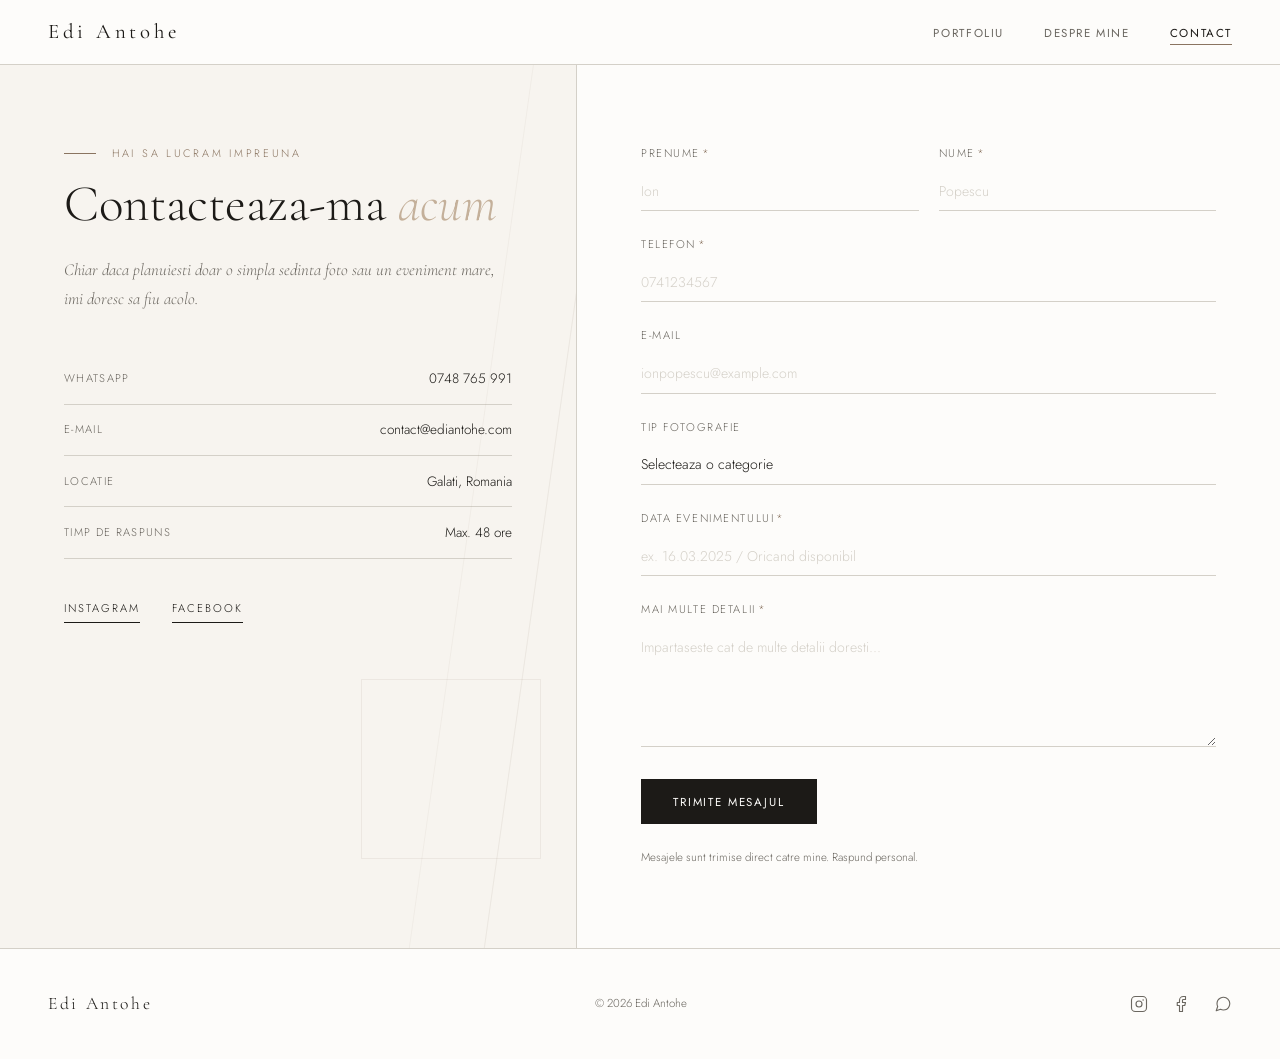
<file: contact/index.html>
<!DOCTYPE html>
<html lang="ro">
<head>
<meta charset="UTF-8">
<link rel="icon" type="image/png" href="https://res.cloudinary.com/doia7pbfh/image/upload/v1780296559/IMG_20260531_223624_895-modified_feyrho.png">
<meta name="description" content="Contacteaza-ma pentru fotografie si videografie in Galati.">
<meta property="og:title" content="Contact - Edi Antohe">
<meta property="og:description" content="Tanar fotograf din Galati, gata de a-ti pastra povestea in imagini!">
<meta property="og:image" content="https://res.cloudinary.com/doia7pbfh/image/upload/v1780296559/IMG_20260531_223624_895-modified_feyrho.png">
<meta property="og:url" content="https://ediantohe.com/contact/">
<meta property="og:type" content="website">
<meta name="viewport" content="width=device-width,initial-scale=1">
<title>Contact - Edi Antohe</title>
<style>
@import url('https://fonts.googleapis.com/css2?family=Cormorant+Garamond:ital,wght@0,300;0,400;0,500;1,300;1,400&family=Jost:wght@300;400;500&display=swap');
*,*::before,*::after{box-sizing:border-box;margin:0;padding:0}
:root{
  --bg:#fdfcfa;--surface:#f7f4ef;--warm:#fdfcfa;--cream:#f7f4ef;
  --dark:#1c1a17;--mid:#6b6760;--line:#d4d0c8;--accent:#8a7460;--accent-l:#c4b09a;
  --serif:'Cormorant Garamond',Georgia,'Times New Roman',serif;
  --sans:'Jost','Helvetica Neue',Arial,sans-serif;
  --nav:64px;--ease:.4s cubic-bezier(.25,.46,.45,.94)
}
html{scroll-behavior:smooth}
body{background:var(--bg);color:var(--dark);font-family:var(--sans);font-weight:300;line-height:1.7;overflow-x:hidden}

/* NAV */
.nav{position:fixed;top:0;left:0;right:0;height:var(--nav);display:flex;align-items:center;justify-content:space-between;padding:0 3rem;z-index:100;background:rgba(253,252,250,.96);backdrop-filter:blur(12px);-webkit-backdrop-filter:blur(12px);box-shadow:0 1px 0 var(--line)}
.nav-logo{font-family:var(--serif);font-size:1.3rem;font-weight:400;letter-spacing:.18em;color:var(--dark);text-decoration:none;transition:opacity var(--ease)}
.nav-logo:hover{opacity:.6}
.nav-links{display:flex;list-style:none;gap:2.5rem;align-items:center}
.nav-links a{font-family:var(--sans);font-size:.72rem;font-weight:400;letter-spacing:.14em;text-transform:uppercase;color:var(--mid);text-decoration:none;position:relative;transition:color var(--ease)}
.nav-links a::after{content:'';position:absolute;bottom:-4px;left:0;right:0;height:1px;background:var(--accent);transform:scaleX(0);transition:transform var(--ease);transform-origin:left}
.nav-links a:hover,.nav-links a.active{color:var(--dark)}
.nav-links a.active::after,.nav-links a:hover::after{transform:scaleX(1)}
.nav-menu-btn{display:none;flex-direction:column;gap:6px;background:none;border:none;cursor:pointer;padding:4px}
.nav-menu-btn span{display:block;width:24px;height:1px;background:var(--dark)}

/* MOBILE MENU */
.mm{position:fixed;inset:0;background:var(--warm);z-index:200;display:flex;flex-direction:column;align-items:center;justify-content:center;transform:translateY(-100%);transition:transform .5s cubic-bezier(.76,0,.24,1)}
.mm.open{transform:translateY(0)}
.mm ul{list-style:none;text-align:center}
.mm ul li{margin:1.5rem 0}
.mm ul li a{font-family:var(--serif);font-size:2.2rem;font-weight:300;color:var(--dark);text-decoration:none;transition:opacity var(--ease)}
.mm ul li a:hover{opacity:.5}
.mm-x{position:absolute;top:1.5rem;right:2rem;font-size:1.2rem;background:none;border:none;cursor:pointer;color:var(--mid)}

/* CONTACT LAYOUT */
.contact-wrap{min-height:100vh;display:flex;align-items:stretch;padding-top:var(--nav)}
.contact-left{flex:0 0 45%;background:var(--cream);padding:5rem 4rem;display:flex;flex-direction:column;justify-content:flex-start;position:relative;overflow:hidden}
/* decorative lines like imobiliare hero */
.contact-left::before{content:'';position:absolute;top:-20%;right:5%;width:1px;height:140%;background:var(--accent);opacity:.1;transform:rotate(8deg)}
.contact-left::after{content:'';position:absolute;top:-20%;right:18%;width:1px;height:140%;background:var(--accent);opacity:.06;transform:rotate(8deg)}
.contact-sq{position:absolute;bottom:10%;right:6%;width:180px;height:180px;border:1px solid rgba(138,116,96,.1);pointer-events:none}
.contact-right{flex:1;background:var(--warm);padding:5rem 4rem;display:flex;flex-direction:column;justify-content:center;border-left:1px solid var(--line)}

/* LEFT CONTENT */
.eyebrow{font-family:var(--sans);font-size:.68rem;letter-spacing:.25em;text-transform:uppercase;color:var(--accent);margin-bottom:1rem;display:flex;align-items:center;gap:1rem}
.eyebrow::before{content:'';display:block;width:32px;height:1px;background:var(--accent)}
.big-title{font-family:var(--serif);font-size:clamp(2.5rem,4vw,4rem);font-weight:300;line-height:1.05;margin-bottom:1.5rem;color:var(--dark)}
.big-title em{font-style:italic;color:var(--accent-l)}
.contact-intro{font-family:var(--serif);font-size:1.05rem;font-style:italic;color:var(--mid);margin-bottom:2.5rem;line-height:1.7}
.info-block{margin-bottom:2.5rem}
.info-row{display:flex;justify-content:space-between;align-items:center;padding:.85rem 0;border-bottom:1px solid var(--line);font-size:.85rem}
.info-label{color:var(--mid);font-size:.7rem;letter-spacing:.12em;text-transform:uppercase}
.info-val{color:var(--dark);text-decoration:none;transition:color var(--ease)}
a.info-val:hover{color:var(--accent)}
.socials{display:flex;gap:2rem}
.socials a{font-family:var(--sans);font-size:.7rem;letter-spacing:.18em;text-transform:uppercase;color:var(--dark);text-decoration:none;padding-bottom:4px;border-bottom:1px solid var(--dark);transition:opacity var(--ease),letter-spacing var(--ease)}
.socials a:hover{opacity:.5;letter-spacing:.24em}

/* FORM */
.form{display:flex;flex-direction:column;gap:1.5rem}
.form-row{display:grid;grid-template-columns:1fr 1fr;gap:1.25rem}
.fg{display:flex;flex-direction:column;gap:.5rem}
.fg label{font-size:.7rem;letter-spacing:.14em;text-transform:uppercase;color:var(--mid)}
.fg input,.fg select,.fg textarea{font-family:var(--sans);font-size:.88rem;font-weight:300;color:var(--dark);background:transparent;border:none;border-bottom:1px solid var(--line);padding:.6rem 0;outline:none;transition:border-color var(--ease);-webkit-appearance:none;width:100%}
.fg input::placeholder,.fg textarea::placeholder{color:var(--line)}
.fg input:focus,.fg select:focus,.fg textarea:focus{border-bottom-color:var(--accent)}
.fg select option{background:var(--warm);color:var(--dark)}
.fg textarea{resize:vertical;min-height:100px}
.req{color:var(--accent);margin-left:2px}
.form-note{font-size:.72rem;color:var(--mid)}
.cta-primary{display:inline-block;font-family:var(--sans);font-size:.72rem;letter-spacing:.16em;text-transform:uppercase;color:var(--warm);background:var(--dark);text-decoration:none;padding:.9rem 2rem;border:none;cursor:pointer;transition:background var(--ease),letter-spacing var(--ease);align-self:flex-start;margin-top:.5rem}
.cta-primary:hover{background:var(--accent);letter-spacing:.2em}
.cta-primary:disabled{opacity:.6;cursor:not-allowed}

/* SUCCESS */
.success{display:none;text-align:center;padding:4rem 2rem}
.success-icon{width:56px;height:56px;border:1px solid var(--accent-l);border-radius:50%;display:flex;align-items:center;justify-content:center;margin:0 auto 1.5rem;font-size:1.2rem;color:var(--accent)}
.success h3{font-family:var(--serif);font-weight:300;font-size:1.5rem;margin-bottom:.75rem}
.success p{color:var(--mid);font-size:.88rem}

/* FOOTER */
.footer{padding:2.5rem 3rem;border-top:1px solid var(--line);background:var(--warm);display:flex;align-items:center;justify-content:space-between;flex-wrap:wrap;gap:1rem}
.f-logo{font-family:var(--serif);font-size:1.1rem;letter-spacing:.15em;color:var(--dark)}
.f-copy{font-size:.72rem;color:var(--mid)}
.f-links{display:flex;gap:1.5rem;align-items:center}
.f-links a{color:var(--mid);text-decoration:none;transition:color var(--ease);display:block}
.f-links a:hover{color:var(--dark)}
.f-links a svg{display:block}

@media(max-width:900px){
  .nav{padding:0 1.5rem}
  .nav-links{display:none}
  .nav-menu-btn{display:flex}
  .contact-wrap{flex-direction:column}
  .contact-left{flex:none;padding:4rem 2rem 3rem;min-height:auto}
  .contact-sq{display:none}
  .contact-right{padding:3rem 2rem;border-left:none;border-top:1px solid var(--line)}
  .footer{padding:2rem 1.5rem;flex-direction:column;text-align:center}
  .f-links{justify-content:center}
}
@media(max-width:540px){
  .form-row{grid-template-columns:1fr}
}

</style>
</head>
<body>

<nav class="nav" id="nav">
  <a href="/" class="nav-logo">Edi Antohe</a>
  <ul class="nav-links">
    <li><a href="/">Portfoliu</a></li>
    <li><a href="/about/">Despre Mine</a></li>
    <li><a href="/contact/" class="active">Contact</a></li>
  </ul>
  <button class="nav-menu-btn" id="mBtn" aria-label="Open menu"><span></span><span></span></button>
</nav>

<div class="mm" id="mm">
  <button class="mm-x" id="mX">&#x2715;</button>
  <ul>
    <li><a href="/">Portfoliu</a></li>
    <li><a href="/about/">Despre Mine</a></li>
    <li><a href="/contact/">Contact</a></li>
  </ul>
</div>

<div class="contact-wrap">
  <!-- LEFT PANEL -->
  <div class="contact-left">
    <div class="contact-sq"></div>
    <p class="eyebrow">Hai sa lucram impreuna</p>
    <h1 class="big-title">Contacteaza-ma <em>acum</em></h1>
    <p class="contact-intro">Chiar daca planuiesti doar o simpla sedinta foto sau un eveniment mare, imi doresc sa fiu acolo.</p>
    <div class="info-block">
      <div class="info-row"><span class="info-label">WhatsApp</span><a href="https://wa.me/+40748765991" class="info-val">0748 765 991</a></div>
      <div class="info-row"><span class="info-label">E-mail</span><a href="mailto:contact@ediantohe.com" class="info-val">contact@ediantohe.com</a></div>
      <div class="info-row"><span class="info-label">Locatie</span><span class="info-val">Galati, Romania</span></div>
      <div class="info-row"><span class="info-label">Timp de raspuns</span><span class="info-val">Max. 48 ore</span></div>
    </div>
    <div class="socials">
      <a href="https://instagram.com/edi.visions">Instagram</a>
      <a href="https://facebook.com/ediantohe">Facebook</a>
    </div>
  </div>
  <!-- RIGHT PANEL — FORM -->
  <div class="contact-right">
    <form class="form" id="contactForm" action="https://formspree.io/f/mjglpezy" method="POST">
      <div class="form-row">
        <div class="fg"><label>Prenume<span class="req">*</span></label><input name="Prenume" type="text" placeholder="Ion" required></div>
        <div class="fg"><label>Nume<span class="req">*</span></label><input name="Nume" type="text" placeholder="Popescu" required></div>
      </div>
      <div class="fg"><label>Telefon<span class="req">*</span></label><input name="Telefon" type="tel" placeholder="0741234567" required></div>
      <div class="fg"><label>E-mail</label><input name="Email" type="email" placeholder="ionpopescu@example.com"></div>
      <div class="fg">
        <label>Tip fotografie</label>
        <select name="Tip_Fotografie">
          <option value="">Selecteaza o categorie</option>
          <option>Sesiune Foto - Portret</option>
          <option>Sesiune Foto - Auto</option>
          <option>Majorat</option>
          <option>Nunta / Cununie Civila</option>
          <option>Botez / Petrecere Botez</option>
          <option>Fotografie Imobiliara</option>
          <option>Videografie</option>
          <option>Other</option>
        </select>
      </div>
      <div class="fg"><label>Data evenimentului<span class="req">*</span></label><input name="Data_Eveniment" type="text" placeholder="ex. 16.03.2025 / Oricand disponibil" required></div>
      <div class="fg"><label>Mai multe detalii<span class="req">*</span></label><textarea name="Mesaj" rows="5" placeholder="Impartaseste cat de multe detalii doresti..." required></textarea></div>
      <button type="submit" class="cta-primary" id="submitBtn">Trimite mesajul</button>
      <p class="form-note">Mesajele sunt trimise direct catre mine. Raspund personal.</p>
    </form>
    <div class="success" id="success">
      <div class="success-icon">&#10003;</div>
      <h3>Mesaj primit</h3>
      <p>Multumesc pentru interesul acordat. O sa revin cu un raspuns in maxim 48 ore.</p>
    </div>
  </div>
</div>

<footer class="footer">
  <p class="f-logo">Edi Antohe</p>
  <p class="f-copy">&copy; 2026 Edi Antohe</p>
  <div class="f-links">
    <a href="https://instagram.com/edi.visions" aria-label="Instagram" title="Instagram">
      <svg xmlns="http://www.w3.org/2000/svg" width="18" height="18" viewBox="0 0 24 24" fill="none" stroke="currentColor" stroke-width="1.5" stroke-linecap="round" stroke-linejoin="round"><rect x="2" y="2" width="20" height="20" rx="5" ry="5"/><circle cx="12" cy="12" r="4"/><circle cx="17.5" cy="6.5" r="1" fill="currentColor" stroke="none"/></svg>
    </a>
    <a href="https://www.facebook.com/ediantohe" aria-label="Facebook" title="Facebook">
      <svg xmlns="http://www.w3.org/2000/svg" width="18" height="18" viewBox="0 0 24 24" fill="none" stroke="currentColor" stroke-width="1.5" stroke-linecap="round" stroke-linejoin="round"><path d="M18 2h-3a5 5 0 0 0-5 5v3H7v4h3v8h4v-8h3l1-4h-4V7a1 1 0 0 1 1-1h3z"/></svg>
    </a>
    <a href="https://wa.me/+40748765991" aria-label="WhatsApp" title="WhatsApp">
      <svg xmlns="http://www.w3.org/2000/svg" width="18" height="18" viewBox="0 0 24 24" fill="none" stroke="currentColor" stroke-width="1.5" stroke-linecap="round" stroke-linejoin="round"><path d="M21 11.5a8.38 8.38 0 0 1-.9 3.8 8.5 8.5 0 0 1-7.6 4.7 8.38 8.38 0 0 1-3.8-.9L3 21l1.9-5.7a8.38 8.38 0 0 1-.9-3.8 8.5 8.5 0 0 1 4.7-7.6 8.38 8.38 0 0 1 3.8-.9h.5a8.48 8.48 0 0 1 8 8v.5z"/></svg>
    </a>
  </div>
</footer>

<script>
const mm=document.getElementById('mm');
document.getElementById('mBtn').onclick=()=>{mm.classList.add('open');document.body.style.overflow='hidden'};
document.getElementById('mX').onclick=()=>{mm.classList.remove('open');document.body.style.overflow=''};

const form=document.getElementById('contactForm');
const btn=document.getElementById('submitBtn');
const suc=document.getElementById('success');
form.addEventListener('submit', async e=>{
  e.preventDefault();
  btn.textContent='Se trimite...';
  btn.disabled=true;
  try {
    const res = await fetch(form.action,{method:'POST',body:new FormData(form),headers:{Accept:'application/json'}});
    if(res.ok){form.style.display='none';suc.style.display='block';}
    else{btn.textContent='Eroare. Incearca din nou.';btn.disabled=false;}
  } catch{btn.textContent='Eroare. Incearca din nou.';btn.disabled=false;}
});

  
</script>
</body>
</html>
</file>
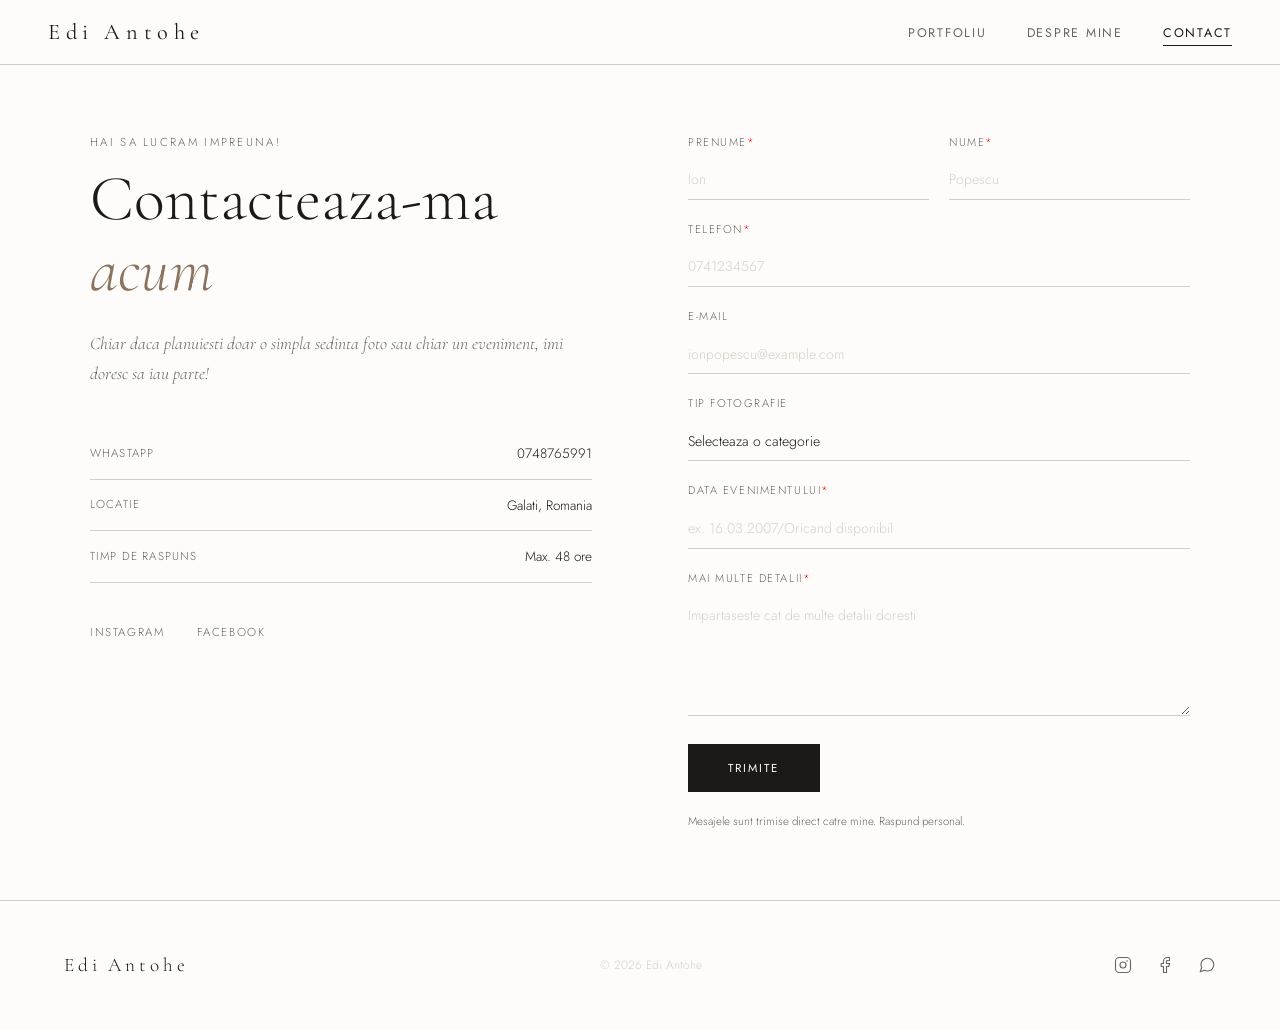
<file: old-contact/index.html>
<!DOCTYPE html>
<html lang="en">
<head>
<meta charset="UTF-8">
<link rel="icon" type="image/png" href="https://res.cloudinary.com/doia7pbfh/image/upload/v1780296559/IMG_20260531_223624_895-modified_feyrho.png">
  <!-- SEO & Social preview -->
<meta name="description" content="Edi Antohe — Tanar fotograf din Galati. Majorate, masini, sedinte foto, evenimente.">
<meta property="og:title" content="Edi Antohe — Fotograf">
<meta property="og:description" content="Tanar fotograf din Galati, gata de a-ti pastra povestea in imagini care raman pentru totdeauna!">
<meta property="og:image" content="https://res.cloudinary.com/doia7pbfh/image/upload/v1780296559/IMG_20260531_223624_895-modified_feyrho.png">
<meta property="og:url" content="https://ediantohe.com">
<meta property="og:type" content="website">
<meta name="twitter:card" content="summary_large_image">
<meta name="twitter:image" content="https://res.cloudinary.com/doia7pbfh/image/upload/v1780296559/IMG_20260531_223624_895-modified_feyrho.png">

<meta name="viewport" content="width=device-width,initial-scale=1">
<title>Contact - Edi Antohe</title>
<style>
@import url('https://fonts.googleapis.com/css2?family=Cormorant+Garamond:ital,wght@0,300;0,400;0,500;1,300;1,400&family=Jost:wght@300;400;500&display=swap');
*,*::before,*::after{box-sizing:border-box;margin:0;padding:0}
:root{
  --cream:#f7f4ef;--warm:#fdfcfa;--dark:#1c1a17;--mid:#6b6760;--line:#d4d0c8;
  --accent:#8a7460;--accent-l:#c4b09a;
  --serif:'Cormorant Garamond',Georgia,'Times New Roman',serif;
  --sans:'Jost','Helvetica Neue',Arial,sans-serif;
  --nav:64px;--ease:.4s cubic-bezier(.25,.46,.45,.94)
}
html{scroll-behavior:smooth}
body{background:var(--warm);color:var(--dark);font-family:var(--sans);font-weight:300;line-height:1.7;overflow-x:hidden}
/* NAV */
.nav{position:fixed;top:0;left:0;right:0;height:var(--nav);display:flex;align-items:center;justify-content:space-between;padding:0 3rem;z-index:100;background:rgba(253,252,250,.96);backdrop-filter:blur(12px);-webkit-backdrop-filter:blur(12px);box-shadow:0 1px 0 var(--line)}
.nav-logo{font-family:var(--serif);font-size:1.4rem;font-weight:400;letter-spacing:.25em;color:var(--dark);text-decoration:none}
.nav-links{display:flex;list-style:none;gap:2.5rem}
.nav-links a{font-family:var(--sans);font-size:.78rem;font-weight:400;letter-spacing:.14em;text-transform:uppercase;color:var(--mid);text-decoration:none;position:relative;transition:color var(--ease)}
.nav-links a::after{content:'';position:absolute;bottom:-4px;left:0;right:0;height:1px;background:var(--dark);transform:scaleX(0);transition:transform var(--ease);transform-origin:left}
.nav-links a:hover,.nav-links a.active{color:var(--dark)}
.nav-links a.active::after,.nav-links a:hover::after{transform:scaleX(1)}
.nav-menu-btn{display:none;flex-direction:column;gap:6px;background:none;border:none;cursor:pointer;padding:4px}
.nav-menu-btn span{display:block;width:24px;height:1px;background:var(--dark)}
.mm{position:fixed;inset:0;background:var(--warm);z-index:200;display:flex;flex-direction:column;align-items:center;justify-content:center;transform:translateY(-100%);transition:transform .5s cubic-bezier(.76,0,.24,1)}
.mm.open{transform:translateY(0)}
.mm ul{list-style:none;text-align:center}
.mm ul li{margin:1.5rem 0}
.mm ul li a{font-family:var(--serif);font-size:2.5rem;font-weight:300;color:var(--dark);text-decoration:none;transition:opacity var(--ease)}
.mm ul li a:hover{opacity:.5}
.mm-x{position:absolute;top:1.5rem;right:2rem;font-size:1.2rem;background:none;border:none;cursor:pointer;color:var(--mid)}
/* CONTACT LAYOUT */
.contact-wrap{min-height:100vh;display:flex;align-items:center;padding:calc(var(--nav) + 4rem) 4rem 4rem}
.contact-grid{display:grid;grid-template-columns:1fr 1fr;gap:6rem;max-width:1100px;margin:0 auto;width:100%}
/* LEFT */
.label{font-family:var(--sans);font-size:.72rem;letter-spacing:.2em;text-transform:uppercase;color:var(--mid);margin-bottom:.75rem}
.big-title{font-family:var(--serif);font-size:clamp(2.5rem,5vw,4rem);font-weight:300;line-height:1.1;margin-bottom:1.5rem}
.big-title em{font-style:italic;color:var(--accent)}
.intro{font-family:var(--serif);font-size:1.1rem;font-style:italic;color:var(--mid);margin-bottom:2.5rem;line-height:1.7}
.info-block{margin-bottom:2.5rem}
.info-row{display:flex;justify-content:space-between;align-items:center;padding:.85rem 0;border-bottom:1px solid var(--line);font-size:.85rem}
.info-label{color:var(--mid);font-size:.72rem;letter-spacing:.1em;text-transform:uppercase}
.info-val{color:var(--dark);text-decoration:none;transition:color var(--ease)}
a.info-val:hover{color:var(--accent)}
.socials{display:flex;gap:2rem}
.socials a{font-size:.72rem;letter-spacing:.14em;text-transform:uppercase;color:var(--mid);text-decoration:none;transition:color var(--ease)}
.socials a:hover{color:var(--dark)}
/* FORM */
.form{display:flex;flex-direction:column;gap:1.25rem}
.form-row{display:grid;grid-template-columns:1fr 1fr;gap:1.25rem}
.fg{display:flex;flex-direction:column;gap:.5rem}
.fg label{font-size:.7rem;letter-spacing:.14em;text-transform:uppercase;color:var(--mid)}
.fg input,.fg select,.fg textarea{font-family:var(--sans);font-size:.88rem;font-weight:300;color:var(--dark);background:transparent;border:none;border-bottom:1px solid var(--line);padding:.6rem 0;outline:none;transition:border-color var(--ease);-webkit-appearance:none;width:100%}
.fg input::placeholder,.fg textarea::placeholder{color:var(--line)}
.fg input:focus,.fg select:focus,.fg textarea:focus{border-bottom-color:var(--dark)}
.fg textarea{resize:vertical;min-height:100px}
.fg select option{background:var(--warm);color:var(--dark)}
.form-note{font-size:.72rem;color:var(--mid)}
.btn{display:inline-block;font-family:var(--sans);font-size:.72rem;letter-spacing:.18em;text-transform:uppercase;color:var(--warm);background:var(--dark);text-decoration:none;padding:1rem 2.5rem;border:none;cursor:pointer;transition:background var(--ease),letter-spacing var(--ease);align-self:flex-start;margin-top:.5rem}
.btn:hover{background:var(--accent);letter-spacing:.22em}
.btn:disabled{opacity:.6;cursor:not-allowed}
/* SUCCESS */
.success{display:none;text-align:center;padding:4rem 2rem}
.success-icon{width:56px;height:56px;border:1px solid var(--accent-l);border-radius:50%;display:flex;align-items:center;justify-content:center;margin:0 auto 1.5rem;font-size:1.2rem;color:var(--accent)}
.success h3{font-family:var(--serif);font-weight:300;font-size:1.5rem;margin-bottom:.75rem}
.success p{color:var(--mid);font-size:.88rem}
/* FOOTER */
.footer{padding:3rem 4rem;border-top:1px solid var(--line);background:var(--warm)}
.fi{display:flex;align-items:center;justify-content:space-between;flex-wrap:wrap;gap:1rem}
.f-logo{font-family:var(--serif);font-size:1.2rem;letter-spacing:.2em;color:var(--dark)}
.f-copy{font-size:.75rem;color:var(--line)}
.f-links{display:flex;gap:1.5rem}
.f-links a{font-size:.72rem;letter-spacing:.12em;text-transform:uppercase;color:var(--mid);text-decoration:none;transition:color var(--ease)}
.f-links a:hover{color:var(--dark)}
@media(max-width:900px){
  .nav{padding:0 1.5rem}
  .nav-links{display:none}
  .nav-menu-btn{display:flex}
  .contact-grid{grid-template-columns:1fr;gap:3rem}
  .contact-wrap{padding:calc(var(--nav) + 2rem) 2rem 2rem}
  .footer{padding:2rem}
  .fi{flex-direction:column;text-align:center}
}
@media(max-width:540px){
  .form-row{grid-template-columns:1fr}
}
.f-links a svg{display:block;transition:color var(--ease)}
.f-links a{color:var(--mid)}
.f-links a:hover{color:var(--dark)}
</style>
</head>
<body>
  
<nav class="nav">
  <a href="index.html" class="nav-logo">Edi Antohe</a>
  <ul class="nav-links">
    <li><a href="/">Portfoliu</a></li>
    <li><a href="/about/">Despre Mine</a></li>
    <li><a href="/contact/" class="active">Contact</a></li>
  </ul>
  <button class="nav-menu-btn" id="mBtn" aria-label="Open menu"><span></span><span></span></button>
</nav>

<div class="mm" id="mm">
  <button class="mm-x" id="mX">&#x2715;</button>
  <ul>
    <li><a href="/">Portfoliu</a></li>
    <li><a href="/about/">Despre Mine</a></li>
    <li><a href="/contact/">Contact</a></li>
  </ul>
</div>

<div class="contact-wrap">
  <div class="contact-grid">
    <div>
      <p class="label">Hai sa lucram impreuna!</p>
      <h1 class="big-title">Contacteaza-ma <em>acum</em></h1>
      <p class="intro">Chiar daca planuiesti doar o simpla sedinta foto sau chiar un eveniment, imi doresc sa iau parte!</p>
      <div class="info-block">
        <div class="info-row"><span class="info-label">Whastapp</span><a href="https://wa.me/+40748765991 " class="info-val">0748765991</a></div>
        <div class="info-row"><span class="info-label">Locatie</span><span class="info-val">Galati, Romania</span></div>
        <div class="info-row"><span class="info-label">Timp de raspuns</span><span class="info-val">Max. 48 ore</span></div>
      </div>
      <div class="socials">
        <a href="https://instagram.com/edi.visions">Instagram</a>
        <a href="https://facebook.com/ediantohe">Facebook</a>
      </div>
    </div>
    <div>
      <form class="form" id="contactForm" action="https://formspree.io/f/mjglpezy" method="POST">
<div class="form-row">
  <div class="fg"><label for="fn">Prenume<span style="color: #ff0000;">*</span></label><input id="fn" name="Prenume" type="text" placeholder="Ion" required></div>
  <div class="fg"><label for="ln">Nume<span style="color: #ff0000;">*</span></label><input id="ln" name="Nume" type="text" placeholder="Popescu" required></div>
</div>
<div class="fg"><label for="em">Telefon<span style="color: #ff0000;">*</span></label><input id="em" name="Telefon" type="tel" placeholder="0741234567" required></div>
<div class="fg"><label for="em">E-mail</label><input id="em" name="Email" type="email" placeholder="ionpopescu@example.com"></div>
<div class="fg">
  <label for="ty">Tip fotografie</label>
  <select id="ty" name="Tip_Fotografie">
    <option value="">Selecteaza o categorie</option>
    <option>Sesiune Foto - Portret</option>
    <option>Sesiune Foto - Auto</option>
    <option>Majorat</option>
    <option>Nunta/Cununie Civila</option>
    <option>Botez/Petrecere Botez</option>
    <option>Other</option>
  </select>
</div>
<div class="fg"><label for="dt">Data evenimentului<span style="color: #ff0000;">*</span></label><input id="dt" name="Data_Eveniment" type="text" placeholder="ex. 16.03.2007/Oricand disponibil" required></div>
<div class="fg"><label for="msg">Mai multe detalii<span style="color: #ff0000;">*</span></label><textarea id="msg" name="Mesaj" rows="5" placeholder="Impartaseste cat de multe detalii doresti" required></textarea></div>
<button type="submit" class="btn" id="submitBtn">Trimite</button>
<p class="form-note">Mesajele sunt trimise direct catre mine. Raspund personal.</p>
      </form>
      <div class="success" id="success">
        <div class="success-icon">&#10003;</div>
        <h3>Mesaj primit</h3>
        <p>Multumesc pentru interesul acordat. O sa revin cu un raspuns in maxim 48 ore.</p>
      </div>
    </div>
  </div>
</div>

<footer class="footer">
  <div class="fi">
    <p class="f-logo">Edi Antohe</p>
    <p class="f-copy">&copy; 2026 Edi Antohe</p>
<div class="f-links">
  <a href="https://instagram.com/edi.visions" aria-label="Instagram" title="Instagram">
    <svg xmlns="http://www.w3.org/2000/svg" width="18" height="18" viewBox="0 0 24 24" fill="none" stroke="currentColor" stroke-width="1.5" stroke-linecap="round" stroke-linejoin="round"><rect x="2" y="2" width="20" height="20" rx="5" ry="5"/><circle cx="12" cy="12" r="4"/><circle cx="17.5" cy="6.5" r="1" fill="currentColor" stroke="none"/></svg>
  </a>
  <a href="https://www.facebook.com/ediantohe" aria-label="Facebook" title="Facebook">
    <svg xmlns="http://www.w3.org/2000/svg" width="18" height="18" viewBox="0 0 24 24" fill="none" stroke="currentColor" stroke-width="1.5" stroke-linecap="round" stroke-linejoin="round"><path d="M18 2h-3a5 5 0 0 0-5 5v3H7v4h3v8h4v-8h3l1-4h-4V7a1 1 0 0 1 1-1h3z"/></svg>
  </a>
  <a href="https://wa.me/+40748765991" aria-label="WhatsApp" title="WhatsApp">
    <svg xmlns="http://www.w3.org/2000/svg" width="18" height="18" viewBox="0 0 24 24" fill="none" stroke="currentColor" stroke-width="1.5" stroke-linecap="round" stroke-linejoin="round"><path d="M21 11.5a8.38 8.38 0 0 1-.9 3.8 8.5 8.5 0 0 1-7.6 4.7 8.38 8.38 0 0 1-3.8-.9L3 21l1.9-5.7a8.38 8.38 0 0 1-.9-3.8 8.5 8.5 0 0 1 4.7-7.6 8.38 8.38 0 0 1 3.8-.9h.5a8.48 8.48 0 0 1 8 8v.5z"/></svg>
</a>
</div>
  </div>
</footer>

<script>
const mm=document.getElementById('mm');
document.getElementById('mBtn').onclick=()=>{mm.classList.add('open');document.body.style.overflow='hidden'};
document.getElementById('mX').onclick=()=>{mm.classList.remove('open');document.body.style.overflow=''};

</script>
</body>
</html>
</file>
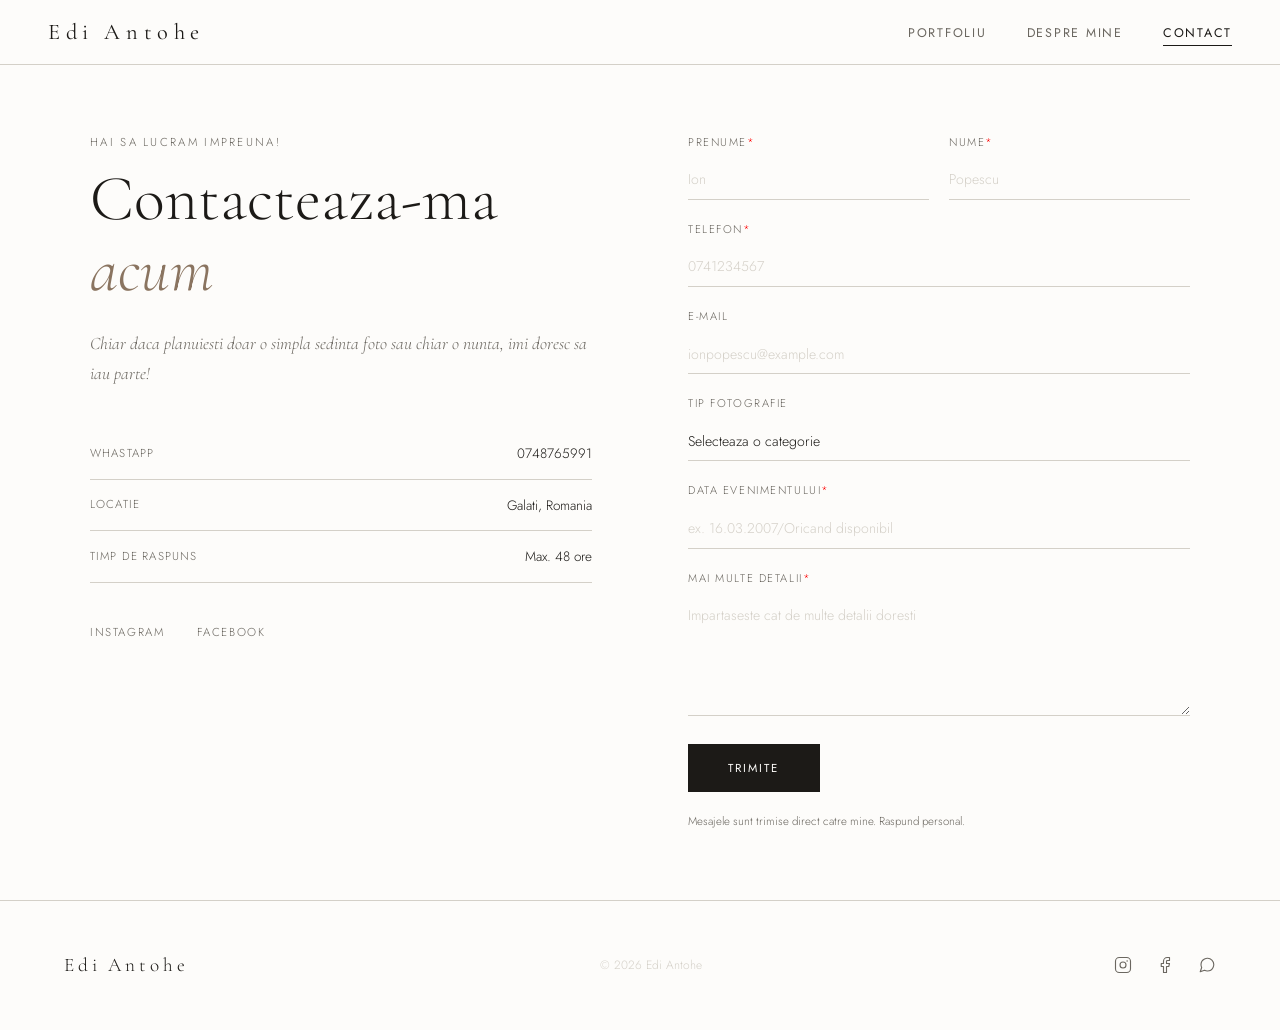
<file: contact.html>
<!DOCTYPE html>
<html lang="en">
<head>
<meta charset="UTF-8">
<link rel="icon" type="image/png" href="https://res.cloudinary.com/doia7pbfh/image/upload/v1778430499/cropped_circle_image_iueywi.png">
<meta name="viewport" content="width=device-width,initial-scale=1">
<title>Contact — Edi Antohe</title>
<style>
@import url('https://fonts.googleapis.com/css2?family=Cormorant+Garamond:ital,wght@0,300;0,400;0,500;1,300;1,400&family=Jost:wght@300;400;500&display=swap');
*,*::before,*::after{box-sizing:border-box;margin:0;padding:0}
:root{
  --cream:#f7f4ef;--warm:#fdfcfa;--dark:#1c1a17;--mid:#6b6760;--line:#d4d0c8;
  --accent:#8a7460;--accent-l:#c4b09a;
  --serif:'Cormorant Garamond',Georgia,'Times New Roman',serif;
  --sans:'Jost','Helvetica Neue',Arial,sans-serif;
  --nav:64px;--ease:.4s cubic-bezier(.25,.46,.45,.94)
}
html{scroll-behavior:smooth}
body{background:var(--warm);color:var(--dark);font-family:var(--sans);font-weight:300;line-height:1.7;overflow-x:hidden}
/* NAV */
.nav{position:fixed;top:0;left:0;right:0;height:var(--nav);display:flex;align-items:center;justify-content:space-between;padding:0 3rem;z-index:100;background:rgba(253,252,250,.96);backdrop-filter:blur(12px);-webkit-backdrop-filter:blur(12px);box-shadow:0 1px 0 var(--line)}
.nav-logo{font-family:var(--serif);font-size:1.4rem;font-weight:400;letter-spacing:.25em;color:var(--dark);text-decoration:none}
.nav-links{display:flex;list-style:none;gap:2.5rem}
.nav-links a{font-family:var(--sans);font-size:.78rem;font-weight:400;letter-spacing:.14em;text-transform:uppercase;color:var(--mid);text-decoration:none;position:relative;transition:color var(--ease)}
.nav-links a::after{content:'';position:absolute;bottom:-4px;left:0;right:0;height:1px;background:var(--dark);transform:scaleX(0);transition:transform var(--ease);transform-origin:left}
.nav-links a:hover,.nav-links a.active{color:var(--dark)}
.nav-links a.active::after,.nav-links a:hover::after{transform:scaleX(1)}
.nav-menu-btn{display:none;flex-direction:column;gap:6px;background:none;border:none;cursor:pointer;padding:4px}
.nav-menu-btn span{display:block;width:24px;height:1px;background:var(--dark)}
.mm{position:fixed;inset:0;background:var(--warm);z-index:200;display:flex;flex-direction:column;align-items:center;justify-content:center;transform:translateY(-100%);transition:transform .5s cubic-bezier(.76,0,.24,1)}
.mm.open{transform:translateY(0)}
.mm ul{list-style:none;text-align:center}
.mm ul li{margin:1.5rem 0}
.mm ul li a{font-family:var(--serif);font-size:2.5rem;font-weight:300;color:var(--dark);text-decoration:none;transition:opacity var(--ease)}
.mm ul li a:hover{opacity:.5}
.mm-x{position:absolute;top:1.5rem;right:2rem;font-size:1.2rem;background:none;border:none;cursor:pointer;color:var(--mid)}
/* CONTACT LAYOUT */
.contact-wrap{min-height:100vh;display:flex;align-items:center;padding:calc(var(--nav) + 4rem) 4rem 4rem}
.contact-grid{display:grid;grid-template-columns:1fr 1fr;gap:6rem;max-width:1100px;margin:0 auto;width:100%}
/* LEFT */
.label{font-family:var(--sans);font-size:.72rem;letter-spacing:.2em;text-transform:uppercase;color:var(--mid);margin-bottom:.75rem}
.big-title{font-family:var(--serif);font-size:clamp(2.5rem,5vw,4rem);font-weight:300;line-height:1.1;margin-bottom:1.5rem}
.big-title em{font-style:italic;color:var(--accent)}
.intro{font-family:var(--serif);font-size:1.1rem;font-style:italic;color:var(--mid);margin-bottom:2.5rem;line-height:1.7}
.info-block{margin-bottom:2.5rem}
.info-row{display:flex;justify-content:space-between;align-items:center;padding:.85rem 0;border-bottom:1px solid var(--line);font-size:.85rem}
.info-label{color:var(--mid);font-size:.72rem;letter-spacing:.1em;text-transform:uppercase}
.info-val{color:var(--dark);text-decoration:none;transition:color var(--ease)}
a.info-val:hover{color:var(--accent)}
.socials{display:flex;gap:2rem}
.socials a{font-size:.72rem;letter-spacing:.14em;text-transform:uppercase;color:var(--mid);text-decoration:none;transition:color var(--ease)}
.socials a:hover{color:var(--dark)}
/* FORM */
.form{display:flex;flex-direction:column;gap:1.25rem}
.form-row{display:grid;grid-template-columns:1fr 1fr;gap:1.25rem}
.fg{display:flex;flex-direction:column;gap:.5rem}
.fg label{font-size:.7rem;letter-spacing:.14em;text-transform:uppercase;color:var(--mid)}
.fg input,.fg select,.fg textarea{font-family:var(--sans);font-size:.88rem;font-weight:300;color:var(--dark);background:transparent;border:none;border-bottom:1px solid var(--line);padding:.6rem 0;outline:none;transition:border-color var(--ease);-webkit-appearance:none;width:100%}
.fg input::placeholder,.fg textarea::placeholder{color:var(--line)}
.fg input:focus,.fg select:focus,.fg textarea:focus{border-bottom-color:var(--dark)}
.fg textarea{resize:vertical;min-height:100px}
.fg select option{background:var(--warm);color:var(--dark)}
.form-note{font-size:.72rem;color:var(--mid)}
.btn{display:inline-block;font-family:var(--sans);font-size:.72rem;letter-spacing:.18em;text-transform:uppercase;color:var(--warm);background:var(--dark);text-decoration:none;padding:1rem 2.5rem;border:none;cursor:pointer;transition:background var(--ease),letter-spacing var(--ease);align-self:flex-start;margin-top:.5rem}
.btn:hover{background:var(--accent);letter-spacing:.22em}
.btn:disabled{opacity:.6;cursor:not-allowed}
/* SUCCESS */
.success{display:none;text-align:center;padding:4rem 2rem}
.success-icon{width:56px;height:56px;border:1px solid var(--accent-l);border-radius:50%;display:flex;align-items:center;justify-content:center;margin:0 auto 1.5rem;font-size:1.2rem;color:var(--accent)}
.success h3{font-family:var(--serif);font-weight:300;font-size:1.5rem;margin-bottom:.75rem}
.success p{color:var(--mid);font-size:.88rem}
/* FOOTER */
.footer{padding:3rem 4rem;border-top:1px solid var(--line);background:var(--warm)}
.fi{display:flex;align-items:center;justify-content:space-between;flex-wrap:wrap;gap:1rem}
.f-logo{font-family:var(--serif);font-size:1.2rem;letter-spacing:.2em;color:var(--dark)}
.f-copy{font-size:.75rem;color:var(--line)}
.f-links{display:flex;gap:1.5rem}
.f-links a{font-size:.72rem;letter-spacing:.12em;text-transform:uppercase;color:var(--mid);text-decoration:none;transition:color var(--ease)}
.f-links a:hover{color:var(--dark)}
@media(max-width:900px){
  .nav{padding:0 1.5rem}
  .nav-links{display:none}
  .nav-menu-btn{display:flex}
  .contact-grid{grid-template-columns:1fr;gap:3rem}
  .contact-wrap{padding:calc(var(--nav) + 2rem) 2rem 2rem}
  .footer{padding:2rem}
  .fi{flex-direction:column;text-align:center}
}
@media(max-width:540px){
  .form-row{grid-template-columns:1fr}
}
.f-links a svg{display:block;transition:color var(--ease)}
.f-links a{color:var(--mid)}
.f-links a:hover{color:var(--dark)}
</style>
</head>
<body>
  
<nav class="nav">
  <a href="index.html" class="nav-logo">Edi Antohe</a>
  <ul class="nav-links">
    <li><a href="index.html">Portfoliu</a></li>
    <li><a href="about.html">Despre Mine</a></li>
    <li><a href="contact.html" class="active">Contact</a></li>
  </ul>
  <button class="nav-menu-btn" id="mBtn" aria-label="Open menu"><span></span><span></span></button>
</nav>

<div class="mm" id="mm">
  <button class="mm-x" id="mX">&#x2715;</button>
  <ul>
    <li><a href="index.html">Portfoliu</a></li>
    <li><a href="about.html">Despre Mine</a></li>
    <li><a href="contact.html">Contact</a></li>
  </ul>
</div>

<div class="contact-wrap">
  <div class="contact-grid">
    <div>
      <p class="label">Hai sa lucram impreuna!</p>
      <h1 class="big-title">Contacteaza-ma <em>acum</em></h1>
      <p class="intro">Chiar daca planuiesti doar o simpla sedinta foto sau chiar o nunta, imi doresc sa iau parte!</p>
      <div class="info-block">
        <div class="info-row"><span class="info-label">Whastapp</span><a href="https://wa.me/+40748765991 " class="info-val">0748765991</a></div>
        <div class="info-row"><span class="info-label">Locatie</span><span class="info-val">Galati, Romania</span></div>
        <div class="info-row"><span class="info-label">Timp de raspuns</span><span class="info-val">Max. 48 ore</span></div>
      </div>
      <div class="socials">
        <a href="https://instagram.com/edi_jpeg">Instagram</a>
        <a href="https://facebook.com/edijpeg">Facebook</a>
      </div>
    </div>
    <div>
      <form class="form" id="contactForm" action="https://formspree.io/f/mjglpezy" method="POST">
<div class="form-row">
  <div class="fg"><label for="fn">Prenume<span style="color: #ff0000;">*</span></label><input id="fn" name="Prenume" type="text" placeholder="Ion" required></div>
  <div class="fg"><label for="ln">Nume<span style="color: #ff0000;">*</span></label><input id="ln" name="Nume" type="text" placeholder="Popescu" required></div>
</div>
<div class="fg"><label for="em">Telefon<span style="color: #ff0000;">*</span></label><input id="em" name="Telefon" type="tel" placeholder="0741234567" required></div>
<div class="fg"><label for="em">E-mail</label><input id="em" name="Email" type="email" placeholder="ionpopescu@example.com"></div>
<div class="fg">
  <label for="ty">Tip fotografie</label>
  <select id="ty" name="Tip_Fotografie">
    <option value="">Selecteaza o categorie</option>
    <option>Sesiune Foto - Portret</option>
    <option>Sesiune Foto - Auto</option>
    <option>Majorat</option>
    <option>Nunta/Cununie Civila</option>
    <option>Botez/Petrecere Botez</option>
    <option>Other</option>
  </select>
</div>
<div class="fg"><label for="dt">Data evenimentului<span style="color: #ff0000;">*</span></label><input id="dt" name="Data_Eveniment" type="text" placeholder="ex. 16.03.2007/Oricand disponibil" required></div>
<div class="fg"><label for="msg">Mai multe detalii<span style="color: #ff0000;">*</span></label><textarea id="msg" name="Mesaj" rows="5" placeholder="Impartaseste cat de multe detalii doresti" required></textarea></div>
<button type="submit" class="btn" id="submitBtn">Trimite</button>
<p class="form-note">Mesajele sunt trimise direct catre mine. Raspund personal.</p>
      </form>
      <div class="success" id="success">
        <div class="success-icon">&#10003;</div>
        <h3>Mesaj primit</h3>
        <p>Multumesc pentru interesul acordat. O sa revin cu un raspuns in maxim 48 ore.</p>
      </div>
    </div>
  </div>
</div>

<footer class="footer">
  <div class="fi">
    <p class="f-logo">Edi Antohe</p>
    <p class="f-copy">&copy; 2026 Edi Antohe</p>
<div class="f-links">
  <a href="https://instagram.com/edi_jpeg" aria-label="Instagram" title="Instagram">
    <svg xmlns="http://www.w3.org/2000/svg" width="18" height="18" viewBox="0 0 24 24" fill="none" stroke="currentColor" stroke-width="1.5" stroke-linecap="round" stroke-linejoin="round"><rect x="2" y="2" width="20" height="20" rx="5" ry="5"/><circle cx="12" cy="12" r="4"/><circle cx="17.5" cy="6.5" r="1" fill="currentColor" stroke="none"/></svg>
  </a>
  <a href="https://www.facebook.com/edijpeg" aria-label="Facebook" title="Facebook">
    <svg xmlns="http://www.w3.org/2000/svg" width="18" height="18" viewBox="0 0 24 24" fill="none" stroke="currentColor" stroke-width="1.5" stroke-linecap="round" stroke-linejoin="round"><path d="M18 2h-3a5 5 0 0 0-5 5v3H7v4h3v8h4v-8h3l1-4h-4V7a1 1 0 0 1 1-1h3z"/></svg>
  </a>
  <a href="https://wa.me/+40748765991" aria-label="WhatsApp" title="WhatsApp">
    <svg xmlns="http://www.w3.org/2000/svg" width="18" height="18" viewBox="0 0 24 24" fill="none" stroke="currentColor" stroke-width="1.5" stroke-linecap="round" stroke-linejoin="round"><path d="M21 11.5a8.38 8.38 0 0 1-.9 3.8 8.5 8.5 0 0 1-7.6 4.7 8.38 8.38 0 0 1-3.8-.9L3 21l1.9-5.7a8.38 8.38 0 0 1-.9-3.8 8.5 8.5 0 0 1 4.7-7.6 8.38 8.38 0 0 1 3.8-.9h.5a8.48 8.48 0 0 1 8 8v.5z"/></svg>
</a>
</div>
  </div>
</footer>

<script>
const mm=document.getElementById('mm');
document.getElementById('mBtn').onclick=()=>{mm.classList.add('open');document.body.style.overflow='hidden'};
document.getElementById('mX').onclick=()=>{mm.classList.remove('open');document.body.style.overflow=''};

</script>
</body>
</html>
</file>
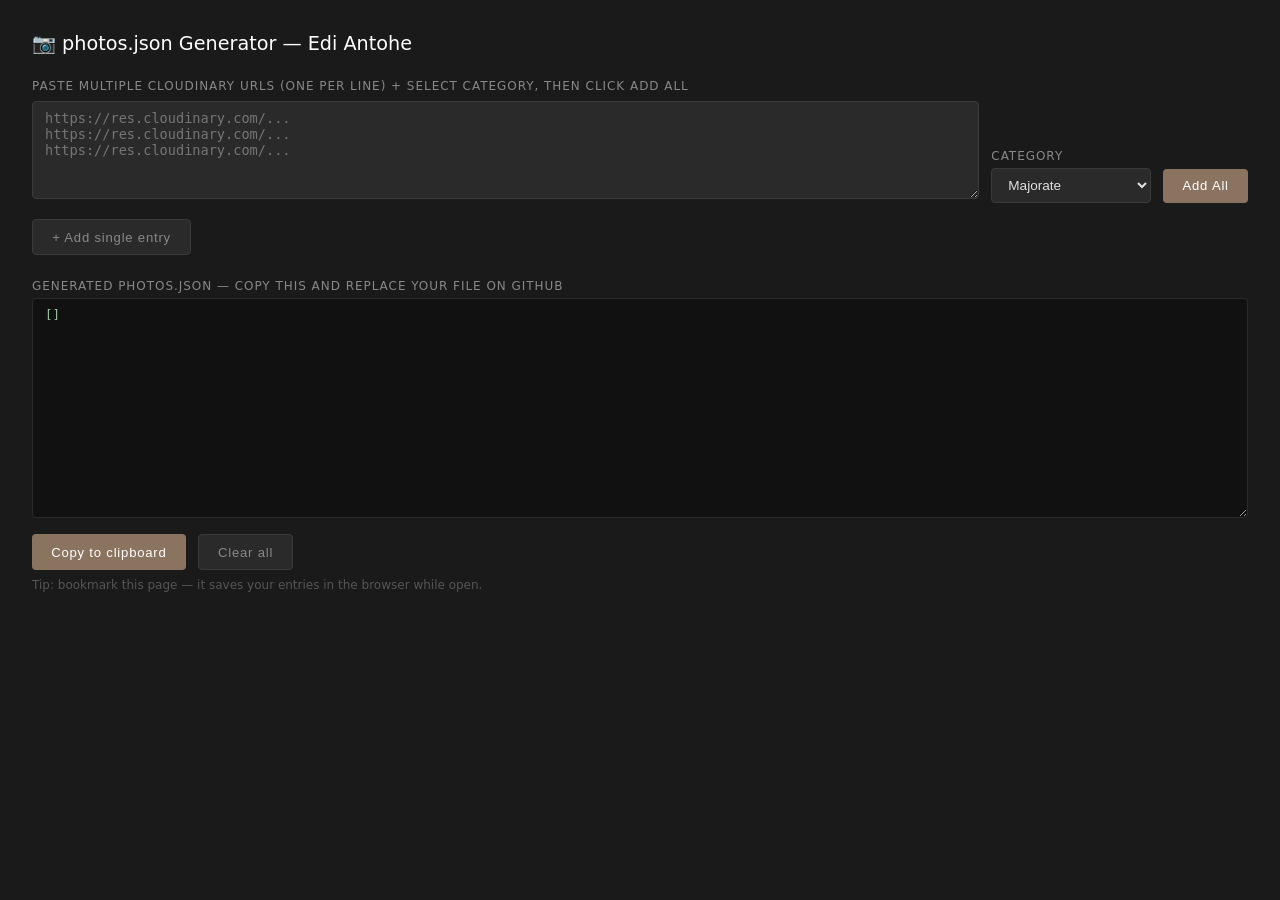
<file: json-generator.html>
<!DOCTYPE html>
<html lang="en">
<head>
<meta charset="UTF-8">
<meta name="viewport" content="width=device-width,initial-scale=1">
<title>photos.json Generator</title>
<style>
*{box-sizing:border-box;margin:0;padding:0}
body{font-family:system-ui,sans-serif;background:#1a1a1a;color:#e0e0e0;padding:2rem;min-height:100vh}
h1{font-size:1.2rem;font-weight:500;margin-bottom:1.5rem;color:#fff}
.row{display:grid;grid-template-columns:1fr 180px 1fr;gap:1rem;margin-bottom:.75rem;align-items:center}
label{font-size:.75rem;color:#888;text-transform:uppercase;letter-spacing:.08em;display:block;margin-bottom:.3rem}
input,select,textarea{width:100%;background:#2a2a2a;border:1px solid #3a3a3a;color:#e0e0e0;padding:.5rem .75rem;border-radius:4px;font-size:.85rem;outline:none}
input:focus,select:focus,textarea:focus{border-color:#8a7460}
.btn{background:#8a7460;color:#fff;border:none;padding:.6rem 1.2rem;border-radius:4px;cursor:pointer;font-size:.82rem;letter-spacing:.06em}
.btn:hover{background:#7a6450}
.btn-add{background:#2a2a2a;border:1px solid #3a3a3a;color:#888}
.btn-add:hover{background:#333;color:#fff}
.btn-del{background:none;border:none;color:#555;cursor:pointer;font-size:1rem;padding:.3rem}
.btn-del:hover{color:#c44}
.output{margin-top:1.5rem}
textarea.out{height:220px;font-family:monospace;font-size:.78rem;color:#a0c8a0;background:#111;border-color:#2a2a2a}
.actions{display:flex;gap:.75rem;margin-top:.75rem}
.hint{font-size:.75rem;color:#555;margin-top:.5rem}
#entries{margin-bottom:1rem}
.entry{display:flex;gap:.75rem;align-items:flex-end;margin-bottom:.5rem;background:#222;padding:.75rem;border-radius:6px}
.entry .f{flex:1}
.cats{display:flex;gap:.5rem;flex-wrap:wrap;margin-bottom:1rem}
.cat-chip{background:#2a2a2a;border:1px solid #3a3a3a;color:#888;padding:.3rem .75rem;border-radius:20px;font-size:.75rem;cursor:pointer}
.cat-chip.active{background:#8a7460;border-color:#8a7460;color:#fff}
</style>
</head>
<body>
<h1>📷 photos.json Generator — Edi Antohe</h1>

<div style="margin-bottom:1rem">
  <label>Paste multiple Cloudinary URLs (one per line) + select category, then click Add All</label>
  <div style="display:flex;gap:.75rem;margin-top:.5rem;align-items:flex-end">
    <div style="flex:1">
      <textarea id="bulkUrls" rows="5" placeholder="https://res.cloudinary.com/...&#10;https://res.cloudinary.com/...&#10;https://res.cloudinary.com/..."></textarea>
    </div>
    <div style="min-width:160px">
      <label>Category</label>
      <select id="bulkCat">
        <option value="majorate">Majorate</option>
        <option value="masini">Masini</option>
        <option value="sedintefoto">Sedinte Foto</option>
        <option value="sufletepereche">Suflete Pereche</option>
        <option value="botez">Botez</option>
        <option value="extra">Extra</option>
      </select>
    </div>
    <button class="btn" onclick="addBulk()">Add All</button>
  </div>
</div>

<div id="entries"></div>
<button class="btn btn-add" onclick="addEntry()">+ Add single entry</button>

<div class="output">
  <label>Generated photos.json — copy this and replace your file on GitHub</label>
  <textarea class="out" id="out" readonly></textarea>
  <div class="actions">
    <button class="btn" onclick="copyOut()">Copy to clipboard</button>
    <button class="btn btn-add" onclick="clearAll()">Clear all</button>
  </div>
  <p class="hint">Tip: bookmark this page — it saves your entries in the browser while open.</p>
</div>

<script>
let entries = [];

function addBulk() {
  const urls = document.getElementById('bulkUrls').value.trim().split('\n').map(u=>u.trim()).filter(Boolean);
  const cat  = document.getElementById('bulkCat').value;
  urls.forEach(url => entries.push({src: url, category: cat, title: ''}));
  document.getElementById('bulkUrls').value = '';
  render();
}

function addEntry() {
  entries.push({src:'', category:'majorate', title:''});
  render();
}

function removeEntry(i) {
  entries.splice(i,1);
  render();
}

function updateEntry(i, field, val) {
  entries[i][field] = val;
  updateOutput();
}

function render() {
  const el = document.getElementById('entries');
  el.innerHTML = entries.map((e,i) => `
    <div class="entry">
      <div class="f"><label>URL</label><input value="${e.src}" oninput="updateEntry(${i},'src',this.value)" placeholder="https://res.cloudinary.com/..."></div>
      <div style="min-width:140px"><label>Category</label>
        <select onchange="updateEntry(${i},'category',this.value)">
          ${['majorate','masini','sedintefoto','sufletepereche','botez','extra'].map(c=>`<option value="${c}" ${e.category===c?'selected':''}>${c}</option>`).join('')}
        </select>
      </div>
      <div style="min-width:120px"><label>Title (optional)</label><input value="${e.title}" oninput="updateEntry(${i},'title',this.value)" placeholder=""></div>
      <button class="btn-del" onclick="removeEntry(${i})">✕</button>
    </div>`).join('');
  updateOutput();
}

function updateOutput() {
  document.getElementById('out').value = JSON.stringify(entries, null, 2);
}

function copyOut() {
  const t = document.getElementById('out');
  t.select();
  document.execCommand('copy');
  alert('Copied! Now paste into photos.json on GitHub.');
}

function clearAll() {
  if(confirm('Clear all entries?')) { entries=[]; render(); }
}

render();
</script>
</body>
</html>
</file>
